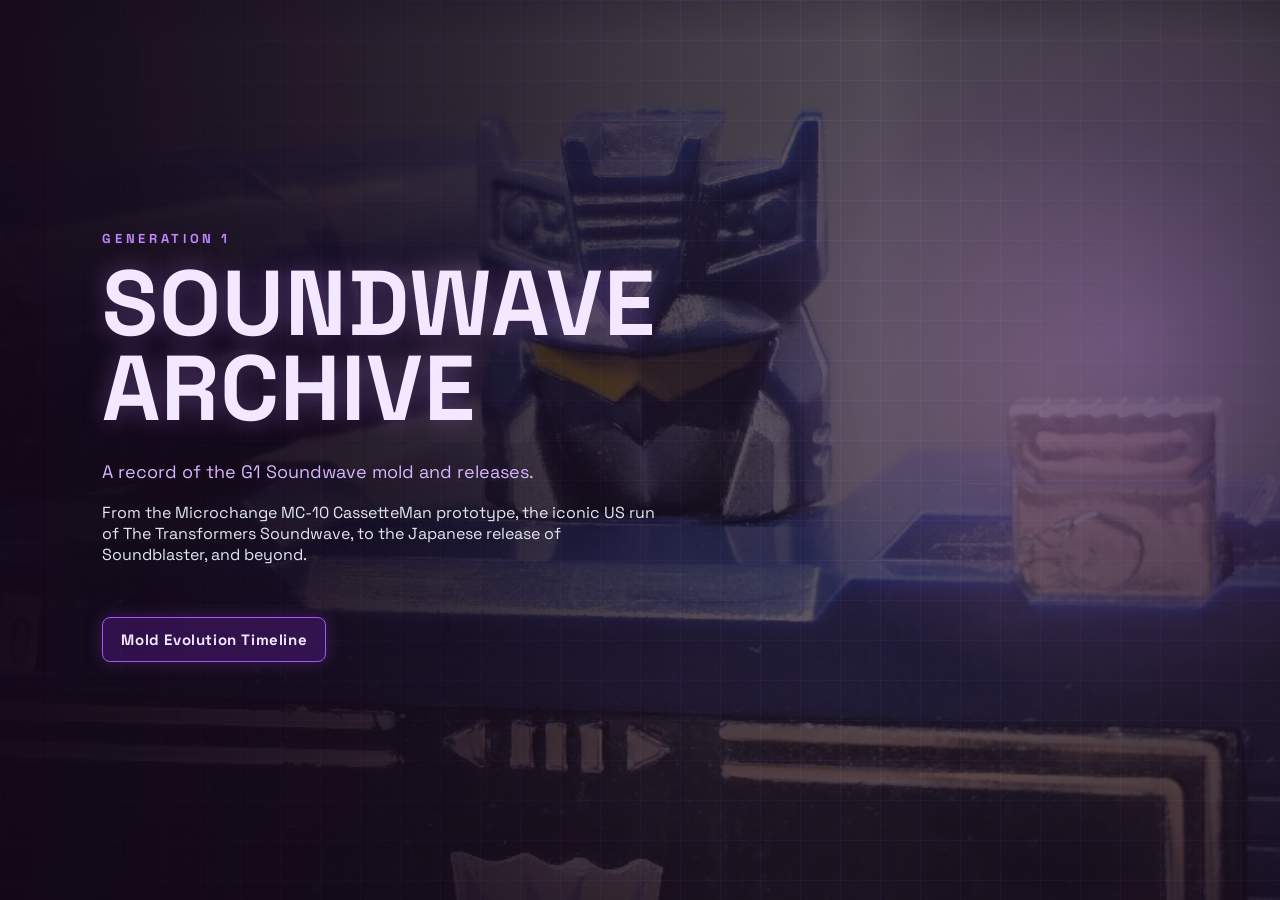
<file: index.html>
<!DOCTYPE html>
<html lang="en">
<head>
  <meta charset="UTF-8">
  <meta name="viewport" content="width=device-width, initial-scale=1.0">
  <title>Soundwave Archive</title>
  <link href="https://fonts.googleapis.com/css2?family=Space+Grotesk:wght@400;700&amp;display=swap" rel="stylesheet">
  <style>
    * { box-sizing: border-box; }

    body {
      margin: 0;
      min-height: 100vh;
      font-family: 'Space Grotesk', sans-serif;
      color: #e2e8f0;
      background-color: #120818;
      background-image:
        linear-gradient(rgba(138, 43, 226, 0.16) 1px, transparent 1px),
        linear-gradient(90deg, rgba(138, 43, 226, 0.16) 1px, transparent 1px);
      background-size: 40px 40px;
    }

    .portrait {
      position: fixed;
      top: calc(-6vh - 120px);
      right: calc(-18vw - 320px);
      height: 150vh;
      width: auto;
      max-width: none;
      object-fit: cover;
      object-position: center top;
      opacity: 0.42;
      filter: saturate(0.72) contrast(0.92) blur(0.4px);
      mask-image:
        linear-gradient(to right, transparent 0%, rgba(0, 0, 0, 0.35) 18%, #000 48%, #000 78%, transparent 100%),
        linear-gradient(to bottom, transparent 0%, #000 16%, #000 72%, transparent 100%);
      mask-composite: intersect;
      -webkit-mask-image:
        linear-gradient(to right, transparent 0%, rgba(0, 0, 0, 0.35) 18%, #000 48%, #000 78%, transparent 100%),
        linear-gradient(to bottom, transparent 0%, #000 16%, #000 72%, transparent 100%);
      -webkit-mask-composite: source-in;
      pointer-events: none;
      user-select: none;
    }

    .glow {
      position: fixed;
      inset: 0;
      pointer-events: none;
      background:
        radial-gradient(ellipse 46% 58% at 88% 38%, rgba(192, 132, 252, 0.28), transparent 68%),
        radial-gradient(ellipse 30% 40% at 82% 42%, rgba(255, 196, 160, 0.12), transparent 70%),
        linear-gradient(90deg, rgba(18, 8, 24, 0.88) 0%, rgba(18, 8, 24, 0.55) 38%, rgba(18, 8, 24, 0.15) 68%, rgba(18, 8, 24, 0.45) 100%);
    }

    main {
      position: relative;
      z-index: 1;
      min-height: 100vh;
      display: flex;
      flex-direction: column;
      justify-content: center;
      padding: 64px 8vw 72px;
      max-width: 760px;
    }

    .kicker {
      margin: 0 0 14px;
      font-size: 13px;
      font-weight: 700;
      letter-spacing: 0.28em;
      text-transform: uppercase;
      color: #c084fc;
    }

    h1 {
      margin: 0;
      font-size: clamp(52px, 8vw, 92px);
      line-height: 0.92;
      letter-spacing: 1px;
      text-transform: uppercase;
      color: #f3e8ff;
      text-shadow: 0 0 24px rgba(192, 132, 252, 0.35);
    }

    .lede {
      max-width: 34em;
      margin: 28px 0 0;
      font-size: 18px;
      line-height: 1.55;
      color: #d8b4fe;
    }

    .enter {
      display: inline-block;
      margin-top: 36px;
      padding: 12px 18px;
      width: fit-content;
      border: 1px solid #a855f7;
      border-radius: 8px;
      background: rgba(88, 28, 135, 0.45);
      color: #f3e8ff;
      font-weight: 700;
      font-size: 15px;
      letter-spacing: 0.04em;
      text-decoration: none;
      box-shadow: 0 0 18px rgba(168, 85, 247, 0.25);
    }

    .enter:hover {
      background: rgba(107, 33, 168, 0.75);
      box-shadow: 0 6px 18px rgba(168, 85, 247, 0.35);
    }

    @media (max-width: 800px) {
      .portrait {
        right: 50%;
        transform: translateX(50%);
        height: 98vh;
        top: auto;
        bottom: 0;
        opacity: 0.28;
      }

      main {
        justify-content: flex-start;
        padding-top: 12vh;
        max-width: none;
      }
    }
  </style>
</head>
<body>
  <img class="portrait" src="images/soundwave_portrait.jpg" alt="">
  <div class="glow" aria-hidden="true"></div>
  <main>
    <p class="kicker">Generation 1</p>
    <h1>Soundwave<br>Archive</h1>
    <p class="lede">A record of the G1 Soundwave mold and releases.</p>
    <p>From the Microchange MC-10 CassetteMan prototype, the iconic US run of The Transformers Soundwave, to the Japanese release of Soundblaster, and beyond.</p>
    <a class="enter" href="./timeline/g1_soundwave_timeline.html">Mold Evolution Timeline</a>
  </main>
</body>
</html>
</file>
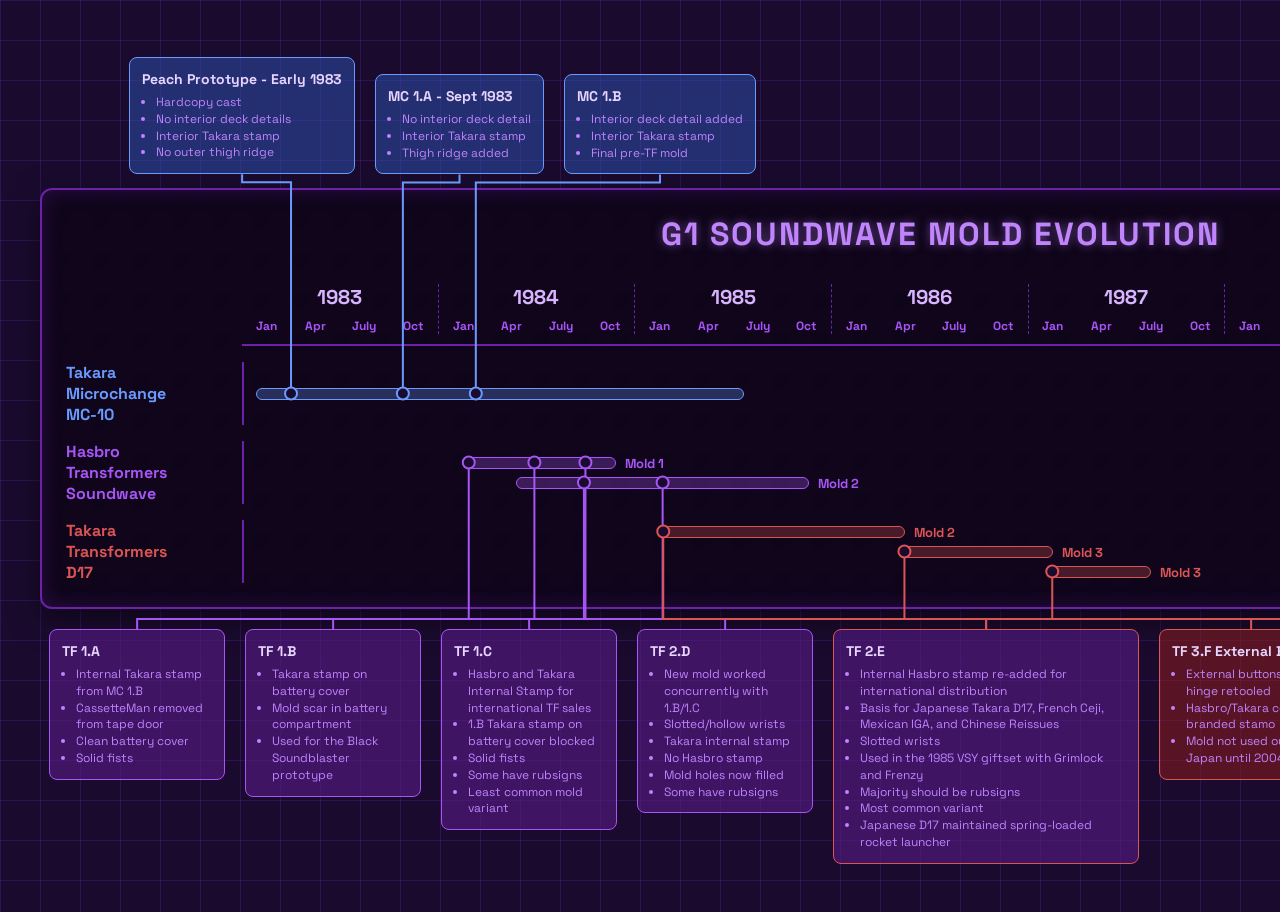
<file: timeline/g1_soundwave_timeline.html>
<!DOCTYPE html>
<html lang="en"><head>
  <meta charset="UTF-8">
  <meta name="viewport" content="width=device-width, initial-scale=1.0">
  <title>G1 Soundwave Mold Evolution</title>
  <link href="https://fonts.googleapis.com/css2?family=Space+Grotesk:wght@400;700&amp;display=swap" rel="stylesheet">
  <style>
    body {
      margin: 0;
      padding: 40px;
      font-family: 'Space Grotesk', sans-serif;
      background-color: #1a0b2e; /* Deep dark purple base */
      background-image:
        linear-gradient(rgba(138, 43, 226, 0.2) 1px, transparent 1px),
        linear-gradient(90deg, rgba(138, 43, 226, 0.2) 1px, transparent 1px);
      background-size: 40px 40px; /* The G1 retro grid */
      color: #e2e8f0;
      overflow-x: auto;
    }

    .stage {
      position: relative;
      min-width: 1800px;
      max-width: 2200px;
      margin: 0 auto;
      overflow: visible;
    }

    .connectors {
      position: absolute;
      inset: 0;
      width: 100%;
      height: 100%;
      pointer-events: none;
      overflow: visible;
      z-index: 2;
    }

    .callout {
      position: absolute;
      z-index: 3;
      width: fit-content;
      max-width: 280px;
      min-width: 0;
      background: rgba(88, 28, 135, 0.6);
      border: 1px solid #a855f7;
      border-radius: 8px;
      padding: 12px;
      display: flex;
      flex-direction: column;
      justify-content: center;
      transition: transform 0.2s, box-shadow 0.2s, border-color 0.2s, background 0.2s;
      overflow-wrap: anywhere;
      word-wrap: break-word;
    }

    .callout:hover {
      box-shadow: 0 6px 15px rgba(168, 85, 247, 0.3);
      background: rgba(107, 33, 168, 0.8);
    }

    /* Dual-link callouts (e.g. TF 2.E): purple fill, red border */
    .callout[data-also-for] {
      border-color: #dc5555;
    }

    .callout[data-also-for]:hover {
      border-color: #dc5555;
      background: rgba(107, 33, 168, 0.8);
      box-shadow: 0 6px 15px rgba(220, 85, 85, 0.35);
    }

    .callout.microchange {
      background: rgba(45, 85, 180, 0.5);
      border-color: #6b9aff;
    }

    .callout.microchange:hover {
      background: rgba(70, 120, 220, 0.65);
      box-shadow: 0 6px 15px rgba(107, 154, 255, 0.35);
    }

    .callout.japan {
      background: rgba(140, 30, 30, 0.55);
      border-color: #dc5555;
    }

    .callout.japan:hover {
      background: rgba(170, 45, 45, 0.7);
      box-shadow: 0 6px 15px rgba(220, 85, 85, 0.35);
    }

    .callout.china {
      background: rgba(160, 70, 20, 0.55);
      border-color: #f59e0b;
      max-width: none;
      white-space: nowrap;
    }

    .callout.china:hover {
      background: rgba(190, 90, 25, 0.75);
      box-shadow: 0 6px 15px rgba(245, 158, 11, 0.35);
    }

    .callout.china .callout-title {
      color: #fde68a;
    }

    .callout.china .callout-desc {
      color: #fcd34d;
    }

    .callout[data-for="tf1a"],
    .callout[data-for="tf1b"],
    .callout[data-for="tf1c"],
    .callout[data-for="tf2d"],
    .callout[data-for="tf2e"],
    .callout[data-for="tf3f"],
    .callout[data-for="soundblaster"] {
      transform: translateX(-80px);
    }

    .callout-title {
      font-weight: 700;
      font-size: 14px;
      color: #e9d5ff;
      margin: 0 0 6px 0;
      overflow-wrap: anywhere;
    }

    a.callout-title:any-link {
      text-decoration: none;
      color: #e9d5ff;
    }

    a.callout-title:hover {
      text-decoration: underline;
    }

    .callout.china a.callout-title:any-link {
      color: #fde68a;
    }

    .callout-desc {
      font-size: 12px;
      color: #c084fc;
      margin: 0;
      line-height: 1.4;
      overflow-wrap: anywhere;
    }

    .callout-list {
      padding-left: 1.15em;
      list-style: disc;
    }

    .callout-list li {
      margin: 0;
      overflow-wrap: anywhere;
    }

    .timeline-container {
      background: rgba(15, 5, 24, 0.85);
      border: 2px solid #6b21a8;
      border-radius: 12px;
      padding: 24px;
      box-shadow: 0 10px 30px rgba(0, 0, 0, 0.5), inset 0 0 20px rgba(107, 33, 168, 0.3);
      backdrop-filter: blur(8px);
      position: relative;
      z-index: 1;
    }

    .title {
      text-align: center;
      color: #c084fc;
      font-size: 32px;
      margin: 0 0 30px 0;
      text-transform: uppercase;
      letter-spacing: 2px;
      text-shadow: 0 0 10px rgba(192, 132, 252, 0.5);
    }

    .header-row {
      display: flex;
      margin-left: 176px; /* Offset for track titles */
      margin-bottom: 16px;
      border-bottom: 2px solid #6b21a8;
      padding-bottom: 10px;
    }

    .year-block {
      flex: 4; /* Spans 4 quarters */
      display: flex;
      flex-direction: column;
      border-left: 1px dashed #6b21a8;
    }

    .year-block:first-child {
      border-left: none;
    }

    .year-label {
      text-align: center;
      font-weight: 700;
      font-size: 20px;
      color: #d8b4fe;
      margin-bottom: 8px;
    }

    .quarters {
      display: flex;
      width: 100%;
    }

    .quarter {
      flex: 1;
      text-align: center;
      font-size: 12px;
      color: #a855f7;
      font-weight: 700;
    }

    .track {
      display: flex;
      gap: 12px;
      align-items: stretch;
      min-height: 48px;
      margin-bottom: 16px;
    }

    .track:last-child {
      margin-bottom: 0;
    }

    .track-title {
      width: 160px;
      flex-shrink: 0;
      font-size: 16px;
      font-weight: 700;
      color: #a855f7;
      display: flex;
      align-items: center;
      padding-right: 16px;
      border-right: 2px solid #6b21a8;
    }

    .track-title.microchange {
      color: #6b9aff;
    }

    .track-title.japan {
      color: #dc5555;
    }

    .lane {
      flex: 1;
      display: flex;
      align-items: center;
      min-width: 0;
    }

    .lane.lane-stack {
      flex-direction: column;
      align-items: stretch;
      justify-content: center;
      gap: 8px;
      min-height: 36px;
    }

    .lane-row {
      display: flex;
      align-items: center;
      width: 100%;
      min-width: 0;
      min-height: 12px;
    }

    .empty-space {
      /* Used for empty grid segments */
    }

    .span {
      position: relative;
      height: 10px;
      background: rgba(168, 85, 247, 0.28);
      border: 1px solid #a855f7;
      border-radius: 999px;
      align-self: center;
      transition: background 0.2s, box-shadow 0.2s, border-color 0.2s;
    }

    .span.shift-left {
      transform: translateX(-80px);
    }

    .span.microchange {
      background: rgba(107, 154, 255, 0.28);
      border-color: #6b9aff;
    }

    .span.japan {
      background: rgba(220, 85, 85, 0.28);
      border-color: #dc5555;
    }

    .span.china {
      background: rgba(245, 158, 11, 0.28);
      border-color: #f59e0b;
    }

    .span.is-active {
      background: rgba(168, 85, 247, 0.55);
      box-shadow: 0 0 12px rgba(168, 85, 247, 0.45);
    }

    .span.microchange.is-active {
      background: rgba(107, 154, 255, 0.55);
      box-shadow: 0 0 12px rgba(107, 154, 255, 0.45);
    }

    .span.japan.is-active {
      background: rgba(220, 85, 85, 0.55);
      box-shadow: 0 0 12px rgba(220, 85, 85, 0.45);
    }

    .span.china.is-active {
      background: rgba(245, 158, 11, 0.55);
      box-shadow: 0 0 12px rgba(245, 158, 11, 0.45);
    }

    .segment {
      position: absolute;
      top: -1px;
      height: calc(100% + 2px);
      pointer-events: none;
      opacity: 0;
      transition: opacity 0.2s, box-shadow 0.2s;
    }

    .segment.from-start {
      border-top-left-radius: 999px;
      border-bottom-left-radius: 999px;
    }

    .segment.to-end {
      border-top-right-radius: 999px;
      border-bottom-right-radius: 999px;
    }

    .segment.is-active {
      opacity: 1;
      background: rgba(168, 85, 247, 0.7);
      box-shadow: 0 0 12px rgba(168, 85, 247, 0.45);
    }

    .span.microchange > .segment.is-active {
      background: rgba(107, 154, 255, 0.7);
      box-shadow: 0 0 12px rgba(107, 154, 255, 0.45);
    }

    .mold-label {
      position: absolute;
      right: calc(100% + 18px);
      top: 50%;
      transform: translateY(-50%);
      color: #a855f7;
      font-size: 13px;
      font-weight: 700;
      white-space: nowrap;
      pointer-events: none;
    }

    .span.japan > .mold-label {
      color: #dc5555;
    }

    .mold-label.end {
      right: auto;
      left: calc(100% + 10px);
    }

    .anchor {
      position: absolute;
      left: 10px;
      top: 50%;
      width: 0;
      height: 0;
      pointer-events: none;
    }

  </style>
</head>
<body>

  <div class="stage">
    <svg class="connectors" aria-hidden="true"></svg>

    <div class="callout china" data-for="tf2f" data-side="top" style="width: max-content;">
      <a class="callout-title" href="variants/TF2F.html">TF 2.F - Chinese Reissues</a>
      <ul class="callout-desc callout-list">
        <li contenteditable="true">Hasbro production moves to China 1989–1992</li>
        <li contenteditable="true">Based on Ceji/TF 2.E mold with original internal hinge and buttons</li>
        <li contenteditable="true">Made in France and Takara Japan stamps blocked</li>
        <li contenteditable="true">Hasbro stamp remains</li>
        <li contenteditable="true">Painted Buzzsaw</li>
      </ul>
    </div>

    <div class="callout microchange" data-for="peach" data-side="top" style="width: max-content;">
      <a class="callout-title" href="variants/PeachPrototype.html">Peach Prototype - Early 1983</a>
      <ul class="callout-desc callout-list">
        <li contenteditable="true">Hardcopy cast</li>
        <li contenteditable="true">No interior deck details</li>
        <li contenteditable="true">Interior Takara stamp</li>
        <li contenteditable="true">No outer thigh ridge</li>
      </ul>
    </div>

    <div class="callout microchange" data-for="mc1a" data-side="top" style="width: max-content;">
      <a class="callout-title" href="variants/MC1A.html">MC 1.A - Sept 1983</a>
      <ul class="callout-desc callout-list">
        <li contenteditable="true">No interior deck detail</li>
        <li contenteditable="true">Interior Takara stamp</li>
        <li contenteditable="true">Thigh ridge added</li>
      </ul>
    </div>

    <div class="callout microchange" data-for="mc1b" data-side="top" style="width: max-content;">
      <a class="callout-title" href="variants/MC1B.html">MC 1.B</a>
      <ul class="callout-desc callout-list">
        <li contenteditable="true">Interior deck detail added</li>
        <li contenteditable="true">Interior Takara stamp</li>
        <li contenteditable="true">Final pre-TF mold</li>
      </ul>
    </div>

    <div class="callout" data-for="tf1a" data-side="bottom" data-align-with="peach" style="width: 150px; max-width: 150px;">
      <a class="callout-title" href="variants/TF1A.html">TF 1.A</a>
      <ul class="callout-desc callout-list">
        <li contenteditable="true">Internal Takara stamp from MC 1.B</li>
        <li contenteditable="true">CassetteMan removed from tape door</li>
        <li contenteditable="true">Clean battery cover</li>
        <li contenteditable="true">Solid fists</li>
      </ul>
    </div>

    <div class="callout" data-for="tf1b" data-side="bottom" data-place-after="tf1a" style="width: 150px; max-width: 150px;">
      <a class="callout-title" href="variants/TF1B.html">TF 1.B</a>
      <ul class="callout-desc callout-list">
        <li contenteditable="true">Takara stamp on battery cover</li>
        <li contenteditable="true">Mold scar in battery compartment</li>
        <li contenteditable="true">Used for the Black Soundblaster prototype</li>
      </ul>
    </div>

    <div class="callout" data-for="tf1c" data-side="bottom" data-place-after="tf1b" style="width: 150px; max-width: 150px;">
      <a class="callout-title" href="variants/TF1C.html">TF 1.C</a>
      <ul class="callout-desc callout-list">
        <li contenteditable="true">Hasbro and Takara Internal Stamp for international TF sales</li>
        <li contenteditable="true">1.B Takara stamp on battery cover blocked</li>
        <li contenteditable="true">Solid fists</li>
        <li contenteditable="true">Some have rubsigns</li>
        <li contenteditable="true">Least common mold variant</li>
      </ul>
    </div>

    <div class="callout" data-for="tf2d" data-side="bottom" data-place-after="tf1c" style="width: 150px; max-width: 150px;">
      <a class="callout-title" href="variants/TF2D.html">TF 2.D</a>
      <ul class="callout-desc callout-list">
        <li contenteditable="true">New mold worked concurrently with 1.B/1.C</li>
        <li contenteditable="true">Slotted/hollow wrists</li>
        <li contenteditable="true">Takara internal stamp</li>
        <li contenteditable="true">No Hasbro stamp</li>
        <li contenteditable="true">Mold holes now filled</li>
        <li contenteditable="true">Some have rubsigns</li>
      </ul>
    </div>

    <div class="callout" data-for="tf2e" data-also-for="tf2e-japan" data-side="bottom" data-place-after="tf2d" style="width: max-content;">
      <a class="callout-title" href="variants/TF2E.html">TF 2.E</a>
      <ul class="callout-desc callout-list">
        <li contenteditable="true">Internal Hasbro stamp re-added for international distribution</li>
        <li contenteditable="true">Basis for Japanese Takara D17, French Ceji, Mexican IGA, and Chinese Reissues</li>
        <li contenteditable="true">Slotted wrists</li>
        <li contenteditable="true">Used in the 1985 VSY giftset with Grimlock and Frenzy</li>
        <li contenteditable="true">Majority should be rubsigns</li>
        <li contenteditable="true">Most common variant</li>
        <li contenteditable="true">Japanese D17 maintained spring-loaded rocket launcher</li>
      </ul>
    </div>

    <div class="callout japan" data-for="tf3f" data-side="bottom" data-place-after="tf2e" style="width: min-content; max-width: none;">
      <a class="callout-title" href="variants/TF3F.html" style="white-space: nowrap;">TF 3.F External Buttons</a>
      <ul class="callout-desc callout-list">
        <li contenteditable="true">External buttons and hinge retooled</li>
        <li contenteditable="true">Hasbro/Takara co-branded stamo</li>
        <li contenteditable="true">Mold not used outside of Japan until 2004 TFC</li>
      </ul>
    </div>

    <div class="callout japan" data-for="soundblaster" data-side="bottom" data-place-after="tf3f" style="width: max-content;">
      <a class="callout-title" href="variants/TF3G.html">TF 3.G Soundblaster - Jul 1987</a>
      <ul class="callout-desc callout-list">
        <li contenteditable="true">Red dual-cassette door added</li>
        <li contenteditable="true">Black color scheme</li>
      </ul>
    </div>

    <div class="timeline-container">
      <h1 class="title">G1 Soundwave Mold Evolution</h1>

      <div class="header-row">
        <!-- 1983 -->
        <div class="year-block">
          <div class="year-label">1983</div>
          <div class="quarters">
            <div class="quarter">Jan</div><div class="quarter">Apr</div><div class="quarter">July</div><div class="quarter">Oct</div>
          </div>
        </div>
        <!-- 1984 -->
        <div class="year-block">
          <div class="year-label">1984</div>
          <div class="quarters">
            <div class="quarter">Jan</div><div class="quarter">Apr</div><div class="quarter">July</div><div class="quarter">Oct</div>
          </div>
        </div>
        <!-- 1985 -->
        <div class="year-block">
          <div class="year-label">1985</div>
          <div class="quarters">
            <div class="quarter">Jan</div><div class="quarter">Apr</div><div class="quarter">July</div><div class="quarter">Oct</div>
          </div>
        </div>
        <!-- 1986 -->
        <div class="year-block">
          <div class="year-label">1986</div>
          <div class="quarters">
            <div class="quarter">Jan</div><div class="quarter">Apr</div><div class="quarter">July</div><div class="quarter">Oct</div>
          </div>
        </div>
        <!-- 1987 -->
        <div class="year-block">
          <div class="year-label">1987</div>
          <div class="quarters">
            <div class="quarter">Jan</div><div class="quarter">Apr</div><div class="quarter">July</div><div class="quarter">Oct</div>
          </div>
        </div>
        <!-- 1988 -->
        <div class="year-block">
          <div class="year-label">1988</div>
          <div class="quarters">
            <div class="quarter">Jan</div><div class="quarter">Apr</div><div class="quarter">July</div><div class="quarter">Oct</div>
          </div>
        </div>
        <!-- 1989 -->
        <div class="year-block">
          <div class="year-label">1989</div>
          <div class="quarters">
            <div class="quarter">Jan</div><div class="quarter">Apr</div><div class="quarter">July</div><div class="quarter">Oct</div>
          </div>
        </div>
        <!-- 1990 -->
        <div class="year-block">
          <div class="year-label">1990</div>
          <div class="quarters">
            <div class="quarter">Jan</div><div class="quarter">Apr</div><div class="quarter">July</div><div class="quarter">Oct</div>
          </div>
        </div>
      </div>

      <div class="track">
        <div class="track-title microchange">Takara<br>Microchange<br>MC-10</div>
        <div class="lane">
          <!-- Jan 1983 – Apr 1985 (Peach + MC 1.A / 1.B) -->
          <div class="span microchange" style="flex: 10;">
            <span class="segment from-start" data-for="peach" style="left: 0%; width: 30%;"></span>
            <span class="segment" data-for="mc1a" style="left: 30%; width: 15%;"></span>
            <span class="segment to-end" data-for="mc1b" style="left: 45%; width: 55%;"></span>
            <i class="anchor" id="peach" style="left: 7%;"></i>
            <i class="anchor" id="mc1a" style="left: 30%;"></i>
            <i class="anchor" id="mc1b" style="left: 45%;"></i>
          </div>
          <!-- July 1985 through 1990 -->
          <div class="empty-space" style="flex: 22;"></div>
        </div>
      </div>

      <div class="track">
        <div class="track-title">Hasbro<br>Transformers<br>Soundwave</div>
        <div class="lane lane-stack">
          <!-- Upper bar: TF 1.A / 1.B / 1.C -->
          <div class="lane-row">
            <!-- 1983 through Apr 1984 Empty (6 quarters) -->
            <div class="empty-space" style="flex: 6;"></div>
            <!-- July 1984 – early 1985 -->
            <div class="span shift-left" style="flex: 3;">
              <span class="mold-label end">Mold 1</span>
              <span class="segment from-start" data-for="tf1a" style="left: 0%; width: 45%;"></span>
              <span class="segment" data-for="tf1b" style="left: 45%; width: 35%;"></span>
              <span class="segment to-end" data-for="tf1c" style="left: 80%; width: 20%;"></span>
              <i class="anchor" id="tf1a" style="left: 0%;"></i>
              <i class="anchor" id="tf1b" style="left: 45%;"></i>
              <i class="anchor" id="tf1c" style="left: 80%;"></i>
            </div>
            <div class="empty-space" style="flex: 23;"></div>
          </div>
          <!-- Lower bar: TF 2.D / 2.E, then TF 2.F from the July–Oct 1989 gap -->
          <div class="lane-row">
            <!-- Starts mid–late TF1 era (Oct 1984) -->
            <div class="empty-space" style="flex: 7;"></div>
            <div class="span shift-left" style="flex: 6;">
              <span class="mold-label end">Mold 2</span>
              <span class="segment from-start" data-for="tf2d" style="left: 0%; width: 50%;"></span>
              <span class="segment to-end" data-for="tf2e" style="left: 50%; width: 50%;"></span>
              <i class="anchor" id="tf2d" style="left: 23%;"></i>
              <i class="anchor" id="tf2e" style="left: 50%;"></i>
            </div>
            <div class="empty-space" style="flex: 14;"></div>
            <!-- Between July and Oct 1989, through the end of 1990 -->
            <div class="span china" style="flex: 5;">
              <i class="anchor" id="tf2f" style="left: 0%;"></i>
            </div>
          </div>
        </div>
      </div>

      <div class="track">
        <div class="track-title japan">Takara<br>Transformers<br>D17</div>
        <div class="lane lane-stack">
          <!-- Upper bar: TF 2.E Japan, through the start of TF 3.F -->
          <div class="lane-row">
            <!-- 1983 through Apr 1985 -->
            <div class="empty-space" style="flex: 10;"></div>
            <!-- July 1985 – Oct 1986 -->
            <div class="span japan shift-left" style="flex: 4.96;">
              <span class="mold-label end">Mold 2</span>
              <i class="anchor" id="tf2e-japan" style="left: 0%;"></i>
            </div>
            <!-- Oct 1986 through 1990 -->
            <div class="empty-space" style="flex: 17.04;"></div>
          </div>
          <!-- Middle bar: TF 3.F, ending where TF 3.G begins -->
          <div class="lane-row">
            <!-- 1983 through Sept 1986 -->
            <div class="empty-space" style="flex: 14.96;"></div>
            <!-- Oct 1986 – June 1987 -->
            <div class="span japan shift-left" style="flex: 3.04;">
              <span class="mold-label end">Mold 3</span>
              <i class="anchor" id="tf3f" style="left: 0%;"></i>
            </div>
            <!-- July 1987 through 1990 -->
            <div class="empty-space" style="flex: 14;"></div>
          </div>
          <!-- Lower bar: TF 3.G Soundblaster -->
          <div class="lane-row">
            <!-- 1983 through June 1987 -->
            <div class="empty-space" style="flex: 18;"></div>
            <!-- July 1987 – end of 1987 -->
            <div class="span japan shift-left" style="flex: 2;">
              <span class="mold-label end">Mold 3</span>
              <i class="anchor" id="soundblaster" style="left: 0%;"></i>
            </div>
            <!-- 1988 through 1990 -->
            <div class="empty-space" style="flex: 12;"></div>
          </div>
        </div>
      </div>

    </div>
  </div>

  <script>
    const LINE_COLOR = '#a855f7';
    const BOX_GAP = 20;
    const ROW_GAP = 12;
    const SIDE_PAD = 8;
    const CIRCLE_R = 6;
    const TOP_GUTTER = 14;

    const stage = document.querySelector('.stage');
    const svg = document.querySelector('.connectors');
    const container = document.querySelector('.timeline-container');

    function relRect(el) {
      const s = stage.getBoundingClientRect();
      const r = el.getBoundingClientRect();
      return {
        left: r.left - s.left,
        top: r.top - s.top,
        right: r.right - s.left,
        bottom: r.bottom - s.top,
        width: r.width,
        height: r.height,
        cx: r.left - s.left + r.width / 2,
        cy: r.top - s.top + r.height / 2
      };
    }

    function overlaps(a, b) {
      return !(a.right + BOX_GAP <= b.left || b.right + BOX_GAP <= a.left ||
               a.bottom + ROW_GAP <= b.top || b.bottom + ROW_GAP <= a.top);
    }

    function clamp(value, min, max) {
      return Math.min(max, Math.max(min, value));
    }

    function placeTopRow(callouts) {
      const stageW = stage.offsetWidth;
      const placed = [];

      callouts.forEach((box) => {
        const anchor = document.getElementById(box.dataset.for);
        const a = relRect(anchor);
        const w = box.offsetWidth;
        const h = box.offsetHeight;
        let x = clamp(a.cx - w / 2, SIDE_PAD, stageW - w - SIDE_PAD);

        // Keep a single row: always sit to the right of prior boxes when needed
        if (placed.length) {
          const prev = placed[placed.length - 1];
          if (x < prev.right + BOX_GAP) {
            x = prev.right + BOX_GAP;
          }
        }
        x = Math.min(x, Math.max(SIDE_PAD, stageW - w - SIDE_PAD));

        const candidate = { left: x, top: 0, right: x + w, bottom: h, h };
        box.style.left = x + 'px';
        box.style.top = '0px';
        placed.push(candidate);
      });

      // If anything overflowed the stage, compress leftward as a pack
      if (placed.length) {
        const overflow = placed[placed.length - 1].right - (stageW - SIDE_PAD);
        if (overflow > 0) {
          let x = SIDE_PAD;
          callouts.forEach((box, i) => {
            const w = placed[i].right - placed[i].left;
            const h = placed[i].h;
            box.style.left = x + 'px';
            placed[i] = { left: x, top: 0, right: x + w, bottom: h, h };
            x += w + Math.max(8, BOX_GAP - 4);
          });
        }
      }

      const rowH = placed.reduce((m, p) => Math.max(m, p.h), 0);

      // Slide Microchange callouts left ~one quarter; anchors/endpoints stay put
      const quarterEl = document.querySelector('.quarter');
      const gridShift = quarterEl ? quarterEl.getBoundingClientRect().width : 60;
      const minLeft = Math.min(...placed.map((p) => p.left));
      const shift = Math.min(gridShift, Math.max(0, minLeft - SIDE_PAD));
      if (shift > 0) {
        callouts.forEach((box, i) => {
          const p = placed[i];
          const x = p.left - shift;
          box.style.left = x + 'px';
          placed[i] = { left: x, top: 0, right: x + (p.right - p.left), bottom: p.h, h: p.h };
        });
      }

      // Pin the row to the bottom of the top band (just above the timeline)
      callouts.forEach((box, i) => {
        const h = placed[i].h;
        const y = rowH - h;
        box.style.top = y + 'px';
        placed[i].top = y;
        placed[i].bottom = y + h;
      });

      return rowH;
    }

    function placeBottomGroup(callouts, containerRect) {
      const placed = [];
      const stageW = stage.offsetWidth;
      const startY = containerRect.bottom + BOX_GAP;
      const positions = new Map(); // id -> {left, top, width, height}

      const primary = callouts.filter((b) => !b.dataset.placeBefore && !b.dataset.placeAfter);
      const secondary = callouts.filter((b) => b.dataset.placeBefore || b.dataset.placeAfter);

      primary.sort((a, b) =>
        relRect(document.getElementById(a.dataset.for)).cx -
        relRect(document.getElementById(b.dataset.for)).cx
      );

      function commit(box, x, y, w, h) {
        box.style.left = x + 'px';
        box.style.top = y + 'px';
        const candidate = { left: x, top: y, right: x + w, bottom: y + h };
        placed.push(candidate);
        positions.set(box.dataset.for, { left: x, top: y, width: w, height: h });
        return candidate;
      }

      primary.forEach((box) => {
        const anchor = document.getElementById(box.dataset.for);
        const a = relRect(anchor);
        const w = box.offsetWidth;
        const h = box.offsetHeight;
        const align = box.dataset.align || 'center';
        const alignWith = box.dataset.alignWith;
        let x;
        if (alignWith) {
          const ref = positions.get(alignWith) || (() => {
            const el = document.querySelector(`.callout[data-for="${alignWith}"]`);
            return el ? { left: relRect(el).left } : null;
          })();
          x = ref
            ? clamp(ref.left, SIDE_PAD, stageW - w - SIDE_PAD)
            : clamp(a.cx - w / 2, SIDE_PAD, stageW - w - SIDE_PAD);
        } else {
          x = align === 'left'
            ? clamp(a.cx - w - 12, SIDE_PAD, stageW - w - SIDE_PAD)
            : clamp(a.cx - w / 2, SIDE_PAD, stageW - w - SIDE_PAD);
        }
        const nudgeX = parseFloat(box.dataset.nudgeX);
        if (Number.isFinite(nudgeX)) {
          x = clamp(x + nudgeX, SIDE_PAD, stageW - w - SIDE_PAD);
        }

        const preferredX = x;
        let y = startY;
        let candidate = { left: x, top: y, right: x + w, bottom: y + h };
        let guard = 0;
        while (placed.some((p) => overlaps(candidate, p)) && guard < 40) {
          if (!alignWith) {
            const blocker = placed.find((p) => overlaps(candidate, p));
            if (blocker && x + w + BOX_GAP <= stageW - SIDE_PAD) {
              x = Math.min(blocker.right + BOX_GAP, stageW - w - SIDE_PAD);
              candidate = { left: x, top: y, right: x + w, bottom: y + h };
              if (!placed.some((p) => overlaps(candidate, p))) break;
            }
          }
          y += h + ROW_GAP;
          x = preferredX;
          candidate = { left: x, top: y, right: x + w, bottom: y + h };
          guard += 1;
        }
        commit(box, x, y, w, h);
      });

      // Second pass: sit beside a reference box (same row), below the timeline
      // Resolve chains (e.g. 1.B after 1.A, then 1.C after 1.B)
      const pending = [...secondary];
      let safety = 0;
      while (pending.length && safety < 20) {
        safety += 1;
        let progressed = false;
        for (let i = 0; i < pending.length; i++) {
          const box = pending[i];
          const refId = box.dataset.placeBefore || box.dataset.placeAfter;
          if (!positions.has(refId)) continue;

          const w = box.offsetWidth;
          const h = box.offsetHeight;
          const ref = positions.get(refId);
          let y = ref.top;
          let x = box.dataset.placeBefore
            ? clamp(ref.left - w - BOX_GAP, SIDE_PAD, stageW - w - SIDE_PAD)
            : clamp(ref.left + ref.width + BOX_GAP, SIDE_PAD, stageW - w - SIDE_PAD);

          const preferredX = x;
          let candidate = { left: x, top: y, right: x + w, bottom: y + h };

          // Keep TF 1.A/B/C packed tightly — don't slide 1.C away from 1.B
          const packTight = ['tf1a', 'tf1b', 'tf1c'].includes(box.dataset.for) ||
            ['tf1a', 'tf1b', 'tf1c'].includes(refId);

          if (!packTight) {
            let guard = 0;
            while (placed.some((p) => overlaps(candidate, p)) && guard < 40) {
              if (box.dataset.placeBefore) {
                x = Math.max(SIDE_PAD, x - (w + BOX_GAP));
              } else {
                x = Math.min(stageW - w - SIDE_PAD, x + BOX_GAP);
              }
              candidate = { left: x, top: y, right: x + w, bottom: y + h };
              if (!placed.some((p) => overlaps(candidate, p))) break;
              if (guard < 20) {
                guard += 1;
                continue;
              }
              y += h + ROW_GAP;
              x = preferredX;
              candidate = { left: x, top: y, right: x + w, bottom: y + h };
              guard += 1;
            }
          }

          commit(box, x, y, w, h);
          pending.splice(i, 1);
          progressed = true;
          break;
        }
        if (!progressed) break;
      }
      // Any unresolved: fall back to anchor centering on the bottom start row
      pending.forEach((box) => {
        const w = box.offsetWidth;
        const h = box.offsetHeight;
        const a = relRect(document.getElementById(box.dataset.for));
        const x = clamp(a.cx - w / 2, SIDE_PAD, stageW - w - SIDE_PAD);
        commit(box, x, startY, w, h);
      });

      return placed.reduce((maxBottom, p) => Math.max(maxBottom, p.bottom), 0);
    }

    function segmentHitsBox(x1, y1, x2, y2, box, pad = 6) {
      const left = Math.min(x1, x2) - 1;
      const right = Math.max(x1, x2) + 1;
      const top = Math.min(y1, y2) - 1;
      const bottom = Math.max(y1, y2) + 1;
      return !(right < box.left - pad || left > box.right + pad ||
               bottom < box.top - pad || top > box.bottom + pad);
    }

    function pathHitsBoxes(points, boxes, ignoreId) {
      for (let i = 0; i < points.length - 1; i++) {
        const a = points[i];
        const b = points[i + 1];
        for (const box of boxes) {
          if (box.id === ignoreId) continue;
          if (segmentHitsBox(a.x, a.y, b.x, b.y, box)) return true;
        }
      }
      return false;
    }

    function layout() {
      const callouts = [...document.querySelectorAll('.callout')];
      callouts.forEach((box) => {
        box.style.left = '0px';
        box.style.top = '0px';
      });

      stage.style.paddingTop = '0px';
      stage.style.paddingBottom = '0px';

      const topBoxes = callouts.filter((b) => b.dataset.side === 'top')
        .sort((a, b) => relRect(document.getElementById(a.dataset.for)).cx - relRect(document.getElementById(b.dataset.for)).cx);
      const bottomBoxes = callouts.filter((b) => b.dataset.side === 'bottom')
        .sort((a, b) => relRect(document.getElementById(a.dataset.for)).cx - relRect(document.getElementById(b.dataset.for)).cx);

      const topHeight = placeTopRow(topBoxes);
      stage.style.paddingTop = (topHeight + TOP_GUTTER) + 'px';

      const bottomHeight = placeBottomGroup(bottomBoxes, relRect(container));
      const containerBottom = relRect(container).bottom;
      const extraBottom = Math.max(0, bottomHeight - containerBottom) + 8;
      stage.style.paddingBottom = extraBottom + 'px';

      drawLines();
    }

    function drawLines() {
      const w = stage.offsetWidth;
      const h = stage.offsetHeight;
      svg.setAttribute('viewBox', `0 0 ${w} ${h}`);
      svg.setAttribute('width', w);
      svg.setAttribute('height', h);
      svg.innerHTML = '';

      const obstacles = [...document.querySelectorAll('.callout')].map((box) => {
        const r = relRect(box);
        return {
          id: box.dataset.for,
          side: box.dataset.side,
          left: r.left,
          top: r.top,
          right: r.right,
          bottom: r.bottom,
          cx: r.cx,
          cy: r.cy
        };
      });

      const c = relRect(container);

      function drawConnector(box, anchorId, lineColor) {
        const anchor = document.getElementById(anchorId);
        if (!anchor) return;
        const id = box.dataset.for;
        const b = relRect(box);
        const a = relRect(anchor);
        const side = box.dataset.side;
        const end = { x: a.cx, y: a.cy };
        const start = side === 'top'
          ? { x: b.cx, y: b.bottom }
          : { x: b.cx, y: b.top };

        const topBottoms = obstacles.filter((o) => o.side === 'top').map((o) => o.bottom);
        const bottomTops = obstacles.filter((o) => o.side === 'bottom').map((o) => o.top);
        let highwayY;
        if (side === 'top') {
          const belowBoxes = topBottoms.length ? Math.max(...topBottoms) + 12 : b.bottom + 14;
          highwayY = Math.min(belowBoxes, c.top - 10);
          highwayY = Math.max(highwayY, b.bottom + 8);
        } else {
          const aboveBoxes = bottomTops.length ? Math.min(...bottomTops) - 12 : b.top - 14;
          highwayY = Math.max(aboveBoxes, c.bottom + 10);
          highwayY = Math.min(highwayY, b.top - 8);
        }

        let pathD = null;
        const tryYs = [highwayY, highwayY + 18, highwayY - 18, highwayY + 36, highwayY - 36, (start.y + end.y) / 2];
        for (const y of tryYs) {
          const candidate = [
            start,
            { x: start.x, y },
            { x: end.x, y },
            end
          ];
          if (!pathHitsBoxes(candidate, obstacles, id)) {
            pathD = candidate.map((p, i) => `${i === 0 ? 'M' : 'L'} ${p.x} ${p.y}`).join(' ');
            break;
          }
        }
        if (!pathD) {
          pathD = [
            start,
            { x: start.x, y: highwayY },
            { x: end.x, y: highwayY },
            end
          ].map((p, i) => `${i === 0 ? 'M' : 'L'} ${p.x} ${p.y}`).join(' ');
        }

        const active = activeAnchor === id || activeAnchor === anchorId;

        const path = document.createElementNS('http://www.w3.org/2000/svg', 'path');
        path.setAttribute('d', pathD);
        path.setAttribute('fill', 'none');
        path.setAttribute('stroke', lineColor);
        path.setAttribute('stroke-width', active ? '3' : '2');
        path.setAttribute('data-for', id);
        path.classList.add('connector-line');
        if (active) path.classList.add('is-active');
        svg.appendChild(path);

        const circle = document.createElementNS('http://www.w3.org/2000/svg', 'circle');
        circle.setAttribute('cx', end.x);
        circle.setAttribute('cy', end.y);
        circle.setAttribute('r', active ? CIRCLE_R + 3 : CIRCLE_R);
        circle.setAttribute('fill', active ? lineColor : '#1a0b2e');
        circle.setAttribute('stroke', lineColor);
        circle.setAttribute('stroke-width', active ? '3' : '2');
        circle.setAttribute('data-for', id);
        circle.classList.add('connector-dot');
        if (active) {
          circle.classList.add('is-active');
          circle.style.filter = `drop-shadow(0 0 8px ${lineColor})`;
        }
        svg.appendChild(circle);
      }

      document.querySelectorAll('.callout').forEach((box) => {
        const primaryColor = box.dataset.alsoFor
          ? LINE_COLOR
          : (getComputedStyle(box).borderColor || LINE_COLOR);
        drawConnector(box, box.dataset.for, primaryColor);
        if (box.dataset.alsoFor) {
          const alsoAnchor = document.getElementById(box.dataset.alsoFor);
          const alsoColor = alsoAnchor && alsoAnchor.closest('.span.japan')
            ? '#dc5555'
            : primaryColor;
          drawConnector(box, box.dataset.alsoFor, alsoColor);
        }
      });
    }

    let activeAnchor = null;

    function setActiveAnchor(id) {
      activeAnchor = id;
      const box = document.querySelector(`.callout[data-for="${id}"]`);
      const alsoId = box && box.dataset.alsoFor;
      document.querySelectorAll('.callout').forEach((el) => {
        el.classList.toggle('is-active', el.dataset.for === id);
      });
      document.querySelectorAll('.segment').forEach((seg) => {
        const match = seg.dataset.for === id || (alsoId ? seg.dataset.for === alsoId : false);
        seg.classList.toggle('is-active', match);
      });
      document.querySelectorAll('.span').forEach((span) => {
        if (span.querySelector('.segment')) {
          span.classList.remove('is-active');
          return;
        }
        const ids = [...span.querySelectorAll('.anchor')].map((a) => a.id);
        const match = ids.includes(id) || (alsoId ? ids.includes(alsoId) : false);
        span.classList.toggle('is-active', match);
      });
      drawLines();
    }

    function clearActiveAnchor(id) {
      if (activeAnchor !== id) return;
      const box = document.querySelector(`.callout[data-for="${id}"]`);
      if (box && (box.matches(':hover') || box.matches(':focus-within'))) return;
      activeAnchor = null;
      document.querySelectorAll('.callout.is-active, .span.is-active, .segment.is-active').forEach((el) => {
        el.classList.remove('is-active');
      });
      drawLines();
    }

    document.querySelectorAll('.callout').forEach((box) => {
      const id = box.dataset.for;
      box.addEventListener('mouseenter', () => setActiveAnchor(id));
      box.addEventListener('mouseleave', () => clearActiveAnchor(id));
      box.addEventListener('focusin', () => setActiveAnchor(id));
      box.addEventListener('focusout', () => {
        requestAnimationFrame(() => clearActiveAnchor(id));
      });
    });

    window.addEventListener('resize', layout);
    document.addEventListener('input', layout);
    window.addEventListener('load', layout);
    layout();
  </script>





</body></html>
</file>
